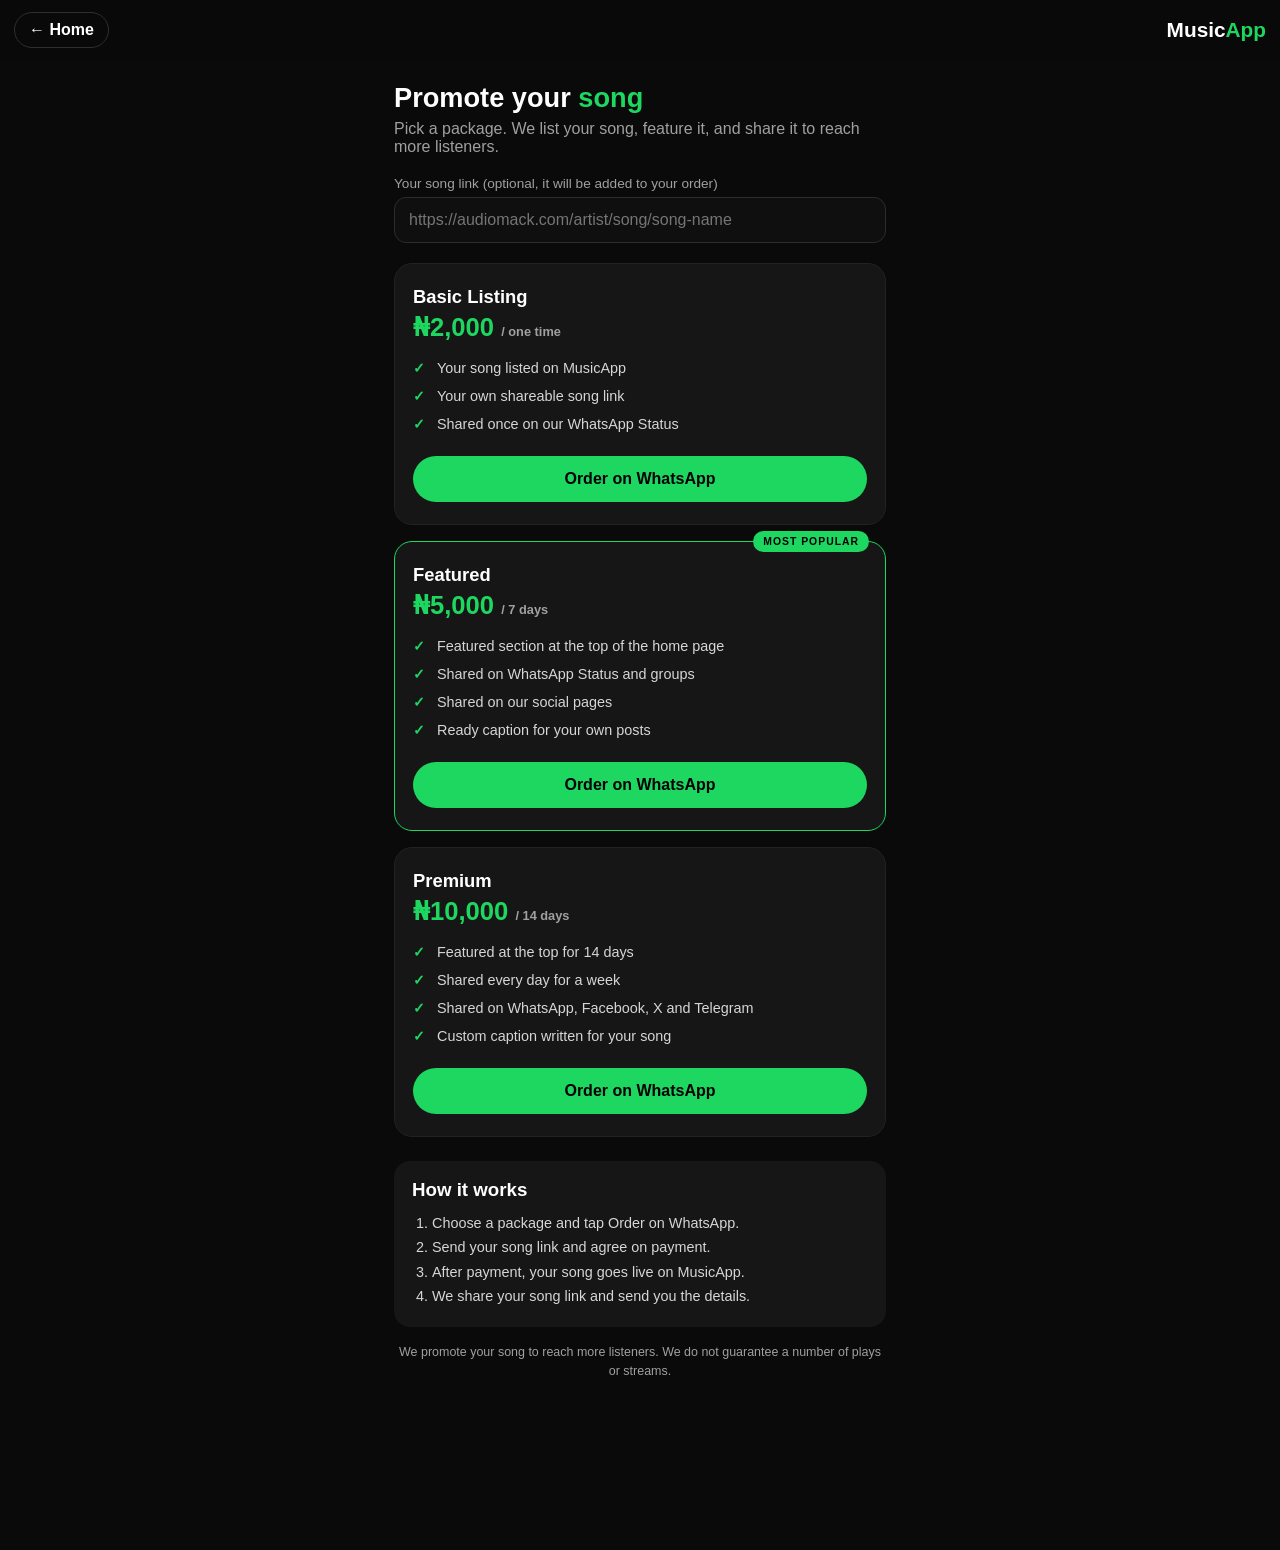
<file: packages.html>
<!DOCTYPE html>
<html lang="en">
<head>
  <meta charset="UTF-8">
  <meta name="viewport" content="width=device-width, initial-scale=1.0">
  <title>Promote with us - MusicApp</title>
  <link rel="stylesheet" href="style.css">
  <link rel="stylesheet" href="upload.css">
  <style>
    .pk-wrap { max-width: 520px; margin: 0 auto; padding: 22px 14px 60px; }
    .pk-wrap h1 { font-size: 1.7rem; margin-bottom: 6px; }
    .pk-wrap h1 span { color: var(--green); }
    .pk-wrap .sub { color: var(--muted); margin-bottom: 20px; }
    .pk-link { margin-bottom: 20px; }
    .pk-card {
      position: relative; background: var(--card); border-radius: 18px; padding: 22px 18px;
      margin-bottom: 16px; border: 1px solid #222; opacity: 0;
      animation: cardUp 0.7s var(--ease) forwards;
      transition: transform 0.35s var(--ease), border-color 0.3s;
    }
    .pk-card:hover { transform: translateY(-4px); border-color: var(--green); }
    .pk-card.best { border-color: var(--green); }
    .pk-tag {
      position: absolute; top: -11px; right: 16px; background: var(--green); color: #000;
      font-size: 0.65rem; font-weight: 800; letter-spacing: 1px; text-transform: uppercase;
      padding: 5px 10px; border-radius: 20px;
    }
    .pk-card h2 { font-size: 1.15rem; margin-bottom: 4px; }
    .pk-price { color: var(--green); font-size: 1.6rem; font-weight: 800; margin-bottom: 12px; }
    .pk-price small { color: var(--muted); font-size: 0.8rem; font-weight: 600; }
    .pk-card ul { list-style: none; margin-bottom: 18px; }
    .pk-card li { color: #d6d6d6; font-size: 0.9rem; padding: 6px 0 6px 24px; position: relative; }
    .pk-card li::before { content: '\2713'; position: absolute; left: 0; color: var(--green); font-weight: 800; }
    .pk-card .btn { width: 100%; }
    .steps { background: var(--card); border-radius: 16px; padding: 18px; margin: 24px 0 16px; }
    .steps h3 { margin-bottom: 10px; }
    .steps ol { padding-left: 20px; color: #d6d6d6; font-size: 0.9rem; line-height: 1.7; }
    .note { color: var(--muted); font-size: 0.78rem; text-align: center; line-height: 1.5; }
  </style>
</head>
<body>

  <header class="topbar">
    <a class="back" href="index.html">&#8592; Home</a>
    <div class="logo">Music<span>App</span></div>
  </header>

  <main class="pk-wrap">
    <h1>Promote your <span>song</span></h1>
    <p class="sub">Pick a package. We list your song, feature it, and share it to reach more listeners.</p>

    <label class="field pk-link">Your song link (optional, it will be added to your order)
      <input type="url" id="songLink" placeholder="https://audiomack.com/artist/song/song-name">
    </label>

    <div id="packages"></div>

    <div class="steps">
      <h3>How it works</h3>
      <ol>
        <li>Choose a package and tap Order on WhatsApp.</li>
        <li>Send your song link and agree on payment.</li>
        <li>After payment, your song goes live on MusicApp.</li>
        <li>We share your song link and send you the details.</li>
      </ol>
    </div>

    <p class="note">We promote your song to reach more listeners. We do not guarantee a number of plays or streams.</p>
  </main>

  <script>
    // ===== CHANGE THESE =====
    var WHATSAPP = '2348105157514';   // your number: country code first, no + and no spaces
    var CURRENCY = '\u20A6';          // the naira sign
    var PACKAGES = [
      {
        name: 'Basic Listing', price: '2,000', period: 'one time', best: false,
        features: [
          'Your song listed on MusicApp',
          'Your own shareable song link',
          'Shared once on our WhatsApp Status'
        ]
      },
      {
        name: 'Featured', price: '5,000', period: '7 days', best: true,
        features: [
          'Featured section at the top of the home page',
          'Shared on WhatsApp Status and groups',
          'Shared on our social pages',
          'Ready caption for your own posts'
        ]
      },
      {
        name: 'Premium', price: '10,000', period: '14 days', best: false,
        features: [
          'Featured at the top for 14 days',
          'Shared every day for a week',
          'Shared on WhatsApp, Facebook, X and Telegram',
          'Custom caption written for your song'
        ]
      }
    ];
    // ========================

    function esc(t) {
      return String(t).replace(/[&<>"]/g, function (c) {
        return { '&': '&amp;', '<': '&lt;', '>': '&gt;', '"': '&quot;' }[c];
      });
    }

    var box = document.getElementById('packages');
    PACKAGES.forEach(function (p, i) {
      var card = document.createElement('div');
      card.className = 'pk-card' + (p.best ? ' best' : '');
      card.style.animationDelay = (i * 0.12) + 's';
      card.innerHTML =
        (p.best ? '<span class="pk-tag">Most popular</span>' : '') +
        '<h2>' + esc(p.name) + '</h2>' +
        '<div class="pk-price">' + CURRENCY + esc(p.price) + ' <small>/ ' + esc(p.period) + '</small></div>' +
        '<ul>' + p.features.map(function (f) { return '<li>' + esc(f) + '</li>'; }).join('') + '</ul>' +
        '<button class="btn btn-green btn-big">Order on WhatsApp</button>';
      card.querySelector('button').addEventListener('click', function () { order(p); });
      box.appendChild(card);
    });

    function order(p) {
      var link = document.getElementById('songLink').value.trim();
      var msg = 'Hello, I want the "' + p.name + '" package (' + CURRENCY + p.price + ' / ' + p.period + ') on MusicApp.';
      if (link) msg += ' My song link: ' + link;
      window.open('https://wa.me/' + WHATSAPP + '?text=' + encodeURIComponent(msg), '_blank');
    }
  </script>
</body>
</html>
</file>
<file: style.css>
/* ===== Reset and variables ===== */
* { margin: 0; padding: 0; box-sizing: border-box; -webkit-tap-highlight-color: transparent; }
:root {
  --bg: #0a0a0a;
  --card: #161616;
  --card-hover: #202020;
  --green: #1ed760;
  --green-dark: #17b04d;
  --text: #ffffff;
  --muted: #a0a0a0;
  --ease: cubic-bezier(0.22, 1, 0.36, 1);
}
html { scroll-behavior: smooth; }
body {
  background: var(--bg);
  color: var(--text);
  font-family: 'Segoe UI', Roboto, Arial, sans-serif;
  padding-bottom: 110px;
  overflow-x: hidden;
}

/* ===== Loader ===== */
.loader {
  position: fixed; inset: 0; background: var(--bg);
  display: flex; flex-direction: column; align-items: center; justify-content: center;
  gap: 14px; z-index: 999;
  transition: opacity 0.6s var(--ease), visibility 0.6s;
}
.loader.hide { opacity: 0; visibility: hidden; }
.loader p { color: var(--green); letter-spacing: 3px; font-weight: 600; }
.loader-bars { display: flex; gap: 5px; align-items: flex-end; height: 40px; }
.loader-bars span {
  width: 6px; background: var(--green); border-radius: 3px;
  animation: bounce 1s ease-in-out infinite;
}
.loader-bars span:nth-child(2) { animation-delay: 0.15s; }
.loader-bars span:nth-child(3) { animation-delay: 0.3s; }
.loader-bars span:nth-child(4) { animation-delay: 0.45s; }
@keyframes bounce { 0%, 100% { height: 10px; } 50% { height: 40px; } }

/* ===== Top bar ===== */
.topbar {
  position: sticky; top: 0; z-index: 50;
  display: flex; align-items: center; gap: 10px; flex-wrap: wrap;
  padding: 12px 14px;
  background: rgba(10, 10, 10, 0.85);
  backdrop-filter: blur(12px);
  transition: box-shadow 0.4s var(--ease), padding 0.4s var(--ease);
  animation: slideDown 0.7s var(--ease) both;
}
.topbar.scrolled { box-shadow: 0 6px 24px rgba(0, 0, 0, 0.6); padding: 8px 14px; }
@keyframes slideDown { from { transform: translateY(-100%); opacity: 0; } to { transform: none; opacity: 1; } }
.logo { font-size: 1.3rem; font-weight: 800; }
.logo span { color: var(--green); }
.search-box { flex: 1; min-width: 150px; order: 3; width: 100%; }
.search-box input {
  width: 100%; padding: 11px 16px; border-radius: 30px;
  border: 1px solid #2a2a2a; background: var(--card); color: var(--text);
  outline: none; transition: border-color 0.3s, box-shadow 0.3s, transform 0.3s var(--ease);
}
.search-box input:focus { border-color: var(--green); box-shadow: 0 0 0 3px rgba(30, 215, 96, 0.2); transform: scale(1.02); }
.top-actions { margin-left: auto; display: flex; gap: 8px; }
@media (min-width: 700px) {
  .search-box { order: 0; width: auto; max-width: 420px; }
}

/* ===== Buttons ===== */
.btn {
  border: none; cursor: pointer; font-weight: 700; font-size: 0.9rem;
  padding: 10px 18px; border-radius: 30px;
  transition: transform 0.25s var(--ease), background 0.3s, box-shadow 0.3s;
}
.btn:active { transform: scale(0.93); }
.btn-green { background: var(--green); color: #000; }
.btn-green:hover { background: var(--green-dark); box-shadow: 0 8px 22px rgba(30, 215, 96, 0.35); transform: translateY(-2px); }
.btn-ghost { background: transparent; color: var(--text); border: 1px solid #3a3a3a; }
.btn-ghost:hover { border-color: var(--green); color: var(--green); }
.btn-big { padding: 14px 34px; font-size: 1rem; }
.pulse { animation: pulse 2.2s infinite; }
@keyframes pulse {
  0% { box-shadow: 0 0 0 0 rgba(30, 215, 96, 0.55); }
  70% { box-shadow: 0 0 0 18px rgba(30, 215, 96, 0); }
  100% { box-shadow: 0 0 0 0 rgba(30, 215, 96, 0); }
}

/* ===== Hero ===== */
.hero {
  position: relative; text-align: center; overflow: hidden;
  padding: 70px 20px 60px;
}
.hero-glow {
  position: absolute; width: 320px; height: 320px; border-radius: 50%;
  background: radial-gradient(circle, rgba(30, 215, 96, 0.35), transparent 70%);
  top: -80px; left: 50%; transform: translateX(-50%);
  animation: float 6s ease-in-out infinite; z-index: 0;
}
@keyframes float { 0%, 100% { transform: translate(-50%, 0); } 50% { transform: translate(-50%, 25px); } }
.hero h1, .hero p, .hero button { position: relative; z-index: 1; }
.hero h1 { font-size: 2rem; line-height: 1.2; margin-bottom: 12px; }
.hero h1 span { color: var(--green); }
.hero p { color: var(--muted); margin-bottom: 26px; }

/* ===== Sections and scroll reveal ===== */
.section { padding: 18px 14px 8px; }
.section h2 { font-size: 1.2rem; margin-bottom: 14px; }
.reveal { opacity: 0; transform: translateY(40px); transition: opacity 0.9s var(--ease), transform 0.9s var(--ease); }
.reveal.show { opacity: 1; transform: none; }

/* ===== Song cards ===== */
.card-row, .artist-row {
  display: flex; gap: 14px; overflow-x: auto; padding-bottom: 12px;
  scroll-snap-type: x mandatory; scrollbar-width: none;
}
.card-row::-webkit-scrollbar, .artist-row::-webkit-scrollbar { display: none; }
.song-card {
  flex: 0 0 150px; background: var(--card); border-radius: 14px; padding: 10px;
  scroll-snap-align: start; cursor: pointer; position: relative;
  opacity: 0; animation: cardIn 0.7s var(--ease) forwards;
  transition: transform 0.35s var(--ease), background 0.3s, box-shadow 0.35s;
}
.song-card:hover { transform: translateY(-6px); background: var(--card-hover); box-shadow: 0 14px 28px rgba(0, 0, 0, 0.5); }
.song-card:active { transform: scale(0.96); }
@keyframes cardIn { from { opacity: 0; transform: translateY(30px) scale(0.95); } to { opacity: 1; transform: none; } }
.cover {
  width: 100%; aspect-ratio: 1; border-radius: 10px; margin-bottom: 8px;
  display: flex; align-items: center; justify-content: center; font-size: 2rem;
  position: relative; overflow: hidden;
}
.cover::after {
  content: '\25B6'; position: absolute; right: 8px; bottom: 8px;
  width: 36px; height: 36px; border-radius: 50%; background: var(--green); color: #000;
  display: flex; align-items: center; justify-content: center; font-size: 0.8rem;
  opacity: 0; transform: translateY(10px);
  transition: opacity 0.3s, transform 0.35s var(--ease);
}
.song-card:hover .cover::after { opacity: 1; transform: none; }
.song-title { font-weight: 700; font-size: 0.9rem; white-space: nowrap; overflow: hidden; text-overflow: ellipsis; }
.song-artist { color: var(--muted); font-size: 0.78rem; margin: 2px 0 6px; }
.song-meta { display: flex; justify-content: space-between; align-items: center; font-size: 0.75rem; color: var(--muted); }
.like-btn { background: none; border: none; cursor: pointer; font-size: 1.1rem; color: var(--muted); transition: transform 0.3s var(--ease), color 0.3s; }
.like-btn.liked { color: #ff3b6b; animation: pop 0.5s var(--ease); }
@keyframes pop { 0% { transform: scale(1); } 40% { transform: scale(1.6); } 100% { transform: scale(1); } }

/* ===== Artists ===== */
.artist { flex: 0 0 90px; text-align: center; cursor: pointer; opacity: 0; animation: cardIn 0.7s var(--ease) forwards; }
.artist-pic {
  width: 80px; height: 80px; border-radius: 50%; margin: 0 auto 8px;
  display: flex; align-items: center; justify-content: center; font-size: 1.6rem; font-weight: 800;
  border: 3px solid transparent; transition: transform 0.35s var(--ease), border-color 0.3s;
}
.artist:hover .artist-pic { transform: scale(1.1); border-color: var(--green); }
.artist span { font-size: 0.8rem; }

/* ===== New releases ===== */
.release-list { display: flex; flex-direction: column; gap: 8px; }
.release {
  display: flex; align-items: center; gap: 12px; padding: 10px; border-radius: 12px;
  background: var(--card); cursor: pointer; opacity: 0;
  animation: slideIn 0.6s var(--ease) forwards;
  transition: background 0.3s, transform 0.3s var(--ease);
}
.release:hover { background: var(--card-hover); transform: translateX(6px); }
.release:active { transform: scale(0.98); }
@keyframes slideIn { from { opacity: 0; transform: translateX(-30px); } to { opacity: 1; transform: none; } }
.release .cover { width: 50px; margin: 0; font-size: 1.2rem; flex-shrink: 0; }
.release .cover::after { display: none; }
.release-info { flex: 1; min-width: 0; }
.release-plays { color: var(--muted); font-size: 0.75rem; }

/* ===== Mini player ===== */
.player {
  position: fixed; bottom: 0; left: 0; right: 0; z-index: 60;
  background: rgba(20, 20, 20, 0.95); backdrop-filter: blur(14px);
  border-top: 1px solid #262626; padding: 10px 14px 14px;
  display: flex; align-items: center; justify-content: space-between; gap: 10px; flex-wrap: wrap;
  transform: translateY(100%); transition: transform 0.6s var(--ease);
}
.player.active { transform: none; }
.player-info { display: flex; align-items: center; gap: 10px; min-width: 0; flex: 1; cursor: pointer; }
.player-cover { width: 44px; height: 44px; border-radius: 8px; background: var(--green); flex-shrink: 0; }
.player.playing .player-cover { animation: spin 6s linear infinite; border-radius: 50%; }
@keyframes spin { to { transform: rotate(360deg); } }
.player-title { font-weight: 700; font-size: 0.9rem; white-space: nowrap; overflow: hidden; text-overflow: ellipsis; }
.player-artist { color: var(--muted); font-size: 0.75rem; }
.player-controls { display: flex; align-items: center; gap: 8px; }
.ctrl { background: none; border: none; color: var(--text); font-size: 1.3rem; cursor: pointer; padding: 6px 10px; transition: transform 0.25s var(--ease), color 0.3s; }
.ctrl:hover { color: var(--green); transform: scale(1.15); }
.ctrl:active { transform: scale(0.88); }
.ctrl.play { background: var(--green); color: #000; border-radius: 50%; width: 44px; height: 44px; display: flex; align-items: center; justify-content: center; }
.ctrl.play:hover { color: #000; background: var(--green-dark); }
.progress { width: 100%; height: 5px; background: #2c2c2c; border-radius: 5px; cursor: pointer; overflow: hidden; }
.progress-fill { height: 100%; width: 0%; background: var(--green); border-radius: 5px; transition: width 0.3s linear; }

/* ===== STAGE 3: Full player, share, toast ===== */
body.noscroll { overflow: hidden; }
.full-player {
  position: fixed; inset: 0; z-index: 90;
  background: linear-gradient(180deg, #1a1a1a, #0a0a0a 65%);
  display: flex; flex-direction: column; align-items: center; gap: 20px;
  padding: 16px 22px 28px; overflow-y: auto;
  transform: translateY(100%); visibility: hidden;
  transition: transform 0.6s var(--ease), visibility 0.6s;
}
.full-player.open { transform: none; visibility: visible; }
.fp-top {
  width: 100%; max-width: 420px; display: flex; align-items: center;
  justify-content: space-between; color: var(--muted); font-size: 0.8rem; letter-spacing: 2px;
}
.fp-close {
  width: 40px; height: 40px; border-radius: 50%; border: none; cursor: pointer;
  background: rgba(255, 255, 255, 0.08); color: var(--text); font-size: 0.9rem;
  transition: transform 0.25s var(--ease), background 0.3s;
}
.fp-close:hover { background: rgba(255, 255, 255, 0.16); }
.fp-close:active { transform: scale(0.88); }
.fp-spacer { width: 40px; }
.fp-cover {
  width: min(70vw, 280px); aspect-ratio: 1; border-radius: 24px; margin-top: 6px;
  display: flex; align-items: center; justify-content: center; font-size: 4rem;
  box-shadow: 0 24px 60px rgba(0, 0, 0, 0.6);
  transition: border-radius 0.8s var(--ease);
}
.full-player.playing .fp-cover { border-radius: 50%; animation: spin 10s linear infinite; }
.fp-details { text-align: center; width: 100%; max-width: 420px; }
.fp-title { font-size: 1.4rem; font-weight: 800; }
.fp-artist { color: var(--green); margin-top: 4px; }
.fp-plays { color: var(--muted); font-size: 0.8rem; margin-top: 6px; }
.fp-progress-wrap { width: 100%; max-width: 420px; }
.fp-bar { height: 7px; }
.fp-times { display: flex; justify-content: space-between; color: var(--muted); font-size: 0.75rem; margin-top: 8px; }
.fp-controls { display: flex; align-items: center; justify-content: center; gap: 10px; }
.fp-controls .ctrl.play { width: 64px; height: 64px; font-size: 1.6rem; }
.ctrl.active { color: var(--green); }
.fp-actions { display: flex; gap: 10px; flex-wrap: wrap; justify-content: center; }
.fp-actions .act {
  background: rgba(255, 255, 255, 0.08); border: none; color: var(--text);
  font-size: 0.9rem; font-weight: 600; padding: 11px 18px; border-radius: 30px; cursor: pointer;
  transition: transform 0.25s var(--ease), background 0.3s;
}
.fp-actions .act:hover { background: rgba(255, 255, 255, 0.16); transform: translateY(-2px); }
.fp-actions .act:active { transform: scale(0.92); }
.fp-actions .act.wa { background: #25d366; color: #000; }
.fp-actions .act.liked { color: #ff3b6b; }
#fpLike { font-size: 1.2rem; }

.toast {
  position: fixed; left: 50%; bottom: 120px; z-index: 200; max-width: 90vw;
  transform: translate(-50%, 20px); background: var(--green); color: #000;
  font-weight: 700; padding: 11px 20px; border-radius: 30px;
  opacity: 0; pointer-events: none;
  transition: opacity 0.4s, transform 0.5s var(--ease);
}
.toast.show { opacity: 1; transform: translate(-50%, 0); }
/* ===== Ad slots (stage 5) ===== */
.ad-slot {
  margin: 18px 14px; min-height: 60px; border: 1px dashed #2a2a2a; border-radius: 12px;
  display: flex; align-items: center; justify-content: center; overflow: hidden;
  text-align: center;
}
.ad-label { color: #555; font-size: 0.72rem; letter-spacing: 2px; text-transform: uppercase; }
/* ===== Stage 7: promoted (Audiomack) songs ===== */
.top-actions { flex-wrap: wrap; justify-content: flex-end; }
.preview { margin-bottom: 14px; border-radius: 14px; overflow: hidden; }
.preview iframe { display: block; width: 100%; border: 0; }
.fp-embed { display: none; width: 100%; max-width: 420px; margin-top: 6px; border-radius: 14px; overflow: hidden; }
.fp-embed iframe { display: block; width: 100%; border: 0; }
.full-player.embed-mode .fp-cover { display: none; }
.full-player.embed-mode .fp-embed { display: block; }
.full-player.embed-mode .fp-progress-wrap,
.full-player.embed-mode .fp-controls { display: none; }
/* ===== Stage 8: featured and share sheet ===== */
.badge { position: absolute; top: 8px; left: 8px; z-index: 2; background: var(--green); color: #000; font-size: 0.62rem; font-weight: 800; letter-spacing: 1px; text-transform: uppercase; padding: 4px 8px; border-radius: 20px; }
.sheet { position: fixed; inset: 0; z-index: 150; background: rgba(0, 0, 0, 0.7); display: flex; align-items: flex-end; justify-content: center; opacity: 0; visibility: hidden; transition: opacity 0.4s, visibility 0.4s; }
.sheet.open { opacity: 1; visibility: visible; }
.sheet-panel { position: relative; width: 100%; max-width: 480px; max-height: 90vh; overflow-y: auto; background: #161616; border-radius: 22px 22px 0 0; padding: 22px 18px 28px; transform: translateY(100%); transition: transform 0.5s var(--ease); }
.sheet.open .sheet-panel { transform: none; }
.sheet-panel h3 { margin-bottom: 14px; }
.sheet-close { position: absolute; top: 14px; right: 14px; width: 36px; height: 36px; border: none; border-radius: 50%; background: rgba(255, 255, 255, 0.08); color: var(--text); cursor: pointer; }
.sh-card { display: flex; align-items: center; gap: 12px; background: #0f0f0f; border-radius: 14px; padding: 12px; margin-bottom: 14px; }
.sh-cover { width: 64px; height: 64px; border-radius: 10px; flex-shrink: 0; display: flex; align-items: center; justify-content: center; font-size: 1.6rem; }
.sh-card strong { display: block; }
.sh-card small { display: block; color: var(--muted); margin: 2px 0 4px; }
.sh-card em { color: var(--green); font-size: 0.75rem; font-style: normal; }
.sh-label { display: block; color: var(--muted); font-size: 0.8rem; margin-bottom: 6px; }
#shCaption { width: 100%; background: #0f0f0f; color: var(--text); border: 1px solid #2c2c2c; border-radius: 12px; padding: 12px; font: inherit; resize: vertical; outline: none; margin-bottom: 12px; }
#shCaption:focus { border-color: var(--green); }
.sh-link { display: flex; gap: 8px; margin-bottom: 14px; }
.sh-link input { flex: 1; min-width: 0; background: #0f0f0f; color: var(--muted); border: 1px solid #2c2c2c; border-radius: 12px; padding: 10px; font-size: 0.8rem; }
.sh-small { border: none; border-radius: 20px; padding: 0 14px; font-weight: 700; cursor: pointer; background: rgba(255, 255, 255, 0.1); color: var(--text); }
.sh-grid { display: grid; grid-template-columns: 1fr 1fr; gap: 10px; }
.sh-btn { border: none; border-radius: 14px; padding: 14px 10px; font-weight: 700; font-size: 0.9rem; cursor: pointer; background: rgba(255, 255, 255, 0.1); color: var(--text); transition: transform 0.25s var(--ease); }
.sh-btn:active { transform: scale(0.94); }
.sh-btn.wa { background: #25d366; color: #000; }
.sh-btn.fb { background: #1877f2; }
.sh-btn.x { background: #000; border: 1px solid #333; }
.sh-btn.tg { background: #229ed9; }
.sh-tip { color: var(--muted); font-size: 0.75rem; margin-top: 14px; text-align: center; }
</file>
<file: upload.css>
/* Uses the variables from style.css */
.back {
  color: var(--text); text-decoration: none; font-weight: 600;
  padding: 8px 14px; border-radius: 30px; border: 1px solid #2f2f2f;
  transition: border-color 0.3s, color 0.3s, transform 0.25s var(--ease);
}
.back:hover { border-color: var(--green); color: var(--green); transform: translateX(-3px); }
.topbar { justify-content: space-between; }

.upload-wrap { display: flex; justify-content: center; padding: 22px 14px 60px; }
.upload-card {
  width: 100%; max-width: 480px; background: var(--card);
  border-radius: 20px; padding: 26px 20px;
  box-shadow: 0 20px 50px rgba(0, 0, 0, 0.5);
  animation: cardUp 0.8s var(--ease) both;
}
@keyframes cardUp { from { opacity: 0; transform: translateY(40px); } to { opacity: 1; transform: none; } }
.upload-card h1 { font-size: 1.6rem; margin-bottom: 4px; }
.upload-card h1 span { color: var(--green); }
.sub { color: var(--muted); margin-bottom: 22px; }

.field { display: block; font-size: 0.85rem; color: var(--muted); margin-bottom: 14px; }
.field input, .field select {
  width: 100%; margin-top: 6px; padding: 13px 14px; border-radius: 12px;
  border: 1px solid #2c2c2c; background: #0f0f0f; color: var(--text); font-size: 1rem;
  outline: none; transition: border-color 0.3s, box-shadow 0.3s, transform 0.3s var(--ease);
}
.field input:focus, .field select:focus {
  border-color: var(--green); box-shadow: 0 0 0 3px rgba(30, 215, 96, 0.2); transform: scale(1.01);
}

/* Drop zones */
.drop {
  position: relative; margin-bottom: 14px; min-height: 120px; border-radius: 14px;
  border: 2px dashed #333; background: #0f0f0f; cursor: pointer; overflow: hidden;
  display: flex; align-items: center; justify-content: center; text-align: center;
  transition: border-color 0.3s, background 0.3s, transform 0.3s var(--ease);
}
.drop:hover, .drop.over { border-color: var(--green); background: #121a14; transform: scale(1.01); }
.drop:active { transform: scale(0.98); }
.drop.filled { border-style: solid; border-color: var(--green); }
.drop-text { display: flex; flex-direction: column; gap: 4px; padding: 16px; position: relative; z-index: 1; }
.drop-icon { font-size: 1.8rem; }
.drop-text small { color: var(--muted); }
#coverPreview {
  position: absolute; inset: 0; width: 100%; height: 100%; object-fit: cover;
  opacity: 0; transition: opacity 0.5s;
}
#coverPreview.show { opacity: 0.45; }
audio { width: 100%; margin-bottom: 14px; }
audio[hidden] { display: none; }

.error { color: #ff5a6e; min-height: 20px; font-size: 0.85rem; margin-bottom: 8px; }
.full { width: 100%; }
.btn:disabled { opacity: 0.6; cursor: not-allowed; transform: none; box-shadow: none; }

/* Upload progress */
.upload-progress {
  height: 6px; border-radius: 6px; background: #262626; margin-top: 16px;
  overflow: hidden; opacity: 0; transition: opacity 0.4s;
}
.upload-progress.show { opacity: 1; }
.upload-fill { height: 100%; width: 0; background: var(--green); transition: width 0.25s linear; }

/* Success screen */
.success {
  position: fixed; inset: 0; z-index: 100; background: rgba(0, 0, 0, 0.85);
  display: flex; align-items: center; justify-content: center; padding: 20px;
  opacity: 0; visibility: hidden; transition: opacity 0.5s, visibility 0.5s;
}
.success.show { opacity: 1; visibility: visible; }
.success-box {
  background: var(--card); border-radius: 20px; padding: 32px 24px; text-align: center;
  width: 100%; max-width: 340px; display: flex; flex-direction: column; gap: 12px;
  transform: scale(0.8); transition: transform 0.6s var(--ease);
}
.success.show .success-box { transform: scale(1); }
.success-box p { color: var(--muted); }
.success-box .btn { text-decoration: none; display: block; }
.check {
  width: 76px; height: 76px; border-radius: 50%; margin: 0 auto 6px;
  background: var(--green); color: #000; font-size: 2.4rem; font-weight: 800;
  display: flex; align-items: center; justify-content: center;
}
.success.show .check { animation: checkPop 0.7s var(--ease) 0.2s both; }
@keyframes checkPop { 0% { transform: scale(0) rotate(-45deg); } 100% { transform: scale(1) rotate(0); } }
</file>
